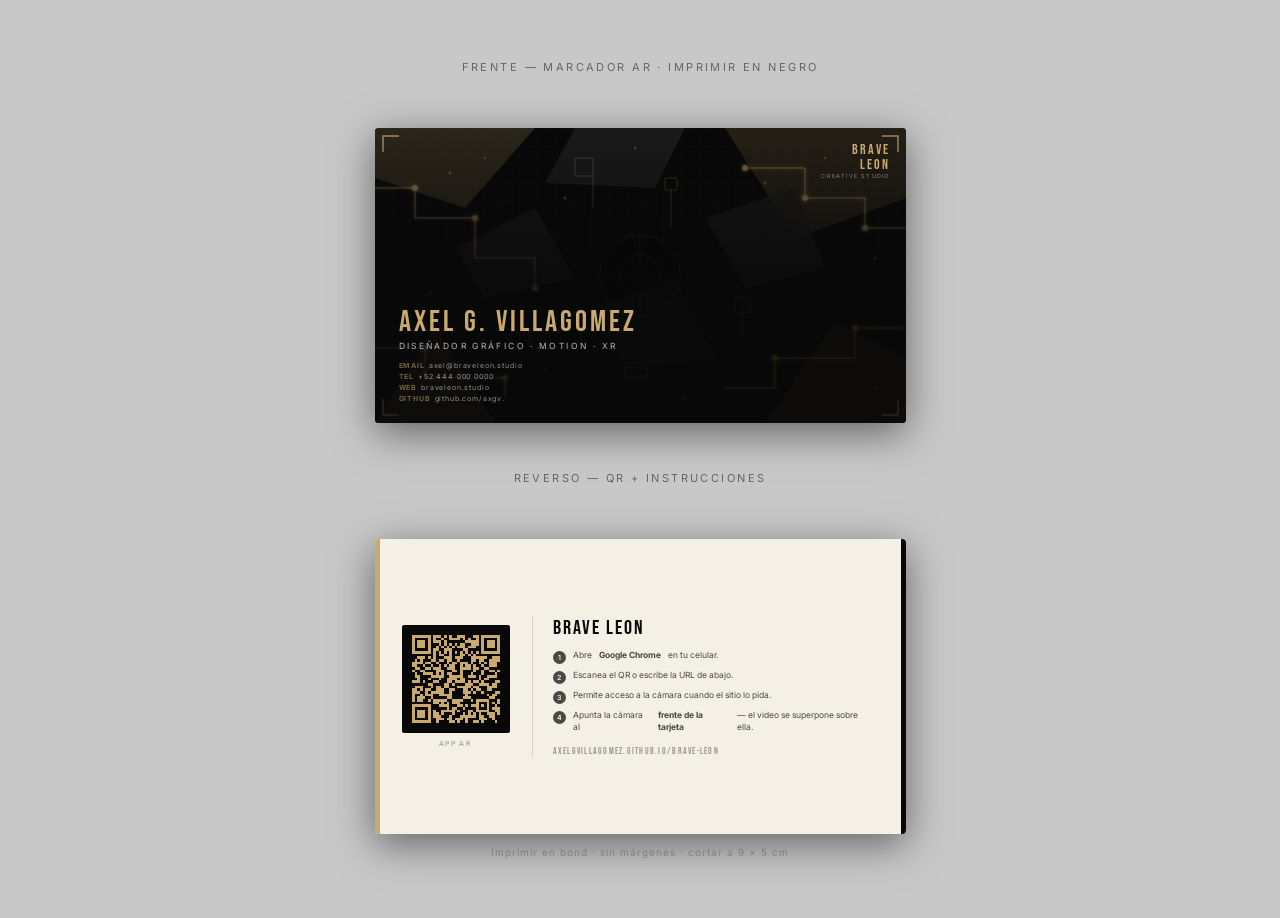
<file: tarjeta.html>
<!doctype html>
<html lang="es">
<head>
<meta charset="utf-8"/>
<title>BRAVE LEON — Tarjeta AR</title>
<style>
@import url('https://fonts.googleapis.com/css2?family=Bebas+Neue&family=Inter:wght@300;400;600&display=swap');
*{box-sizing:border-box;margin:0;padding:0}
body{
  background:#c8c8c8;
  display:flex;flex-direction:column;align-items:center;
  gap:48px;padding:60px 20px;
  font-family:'Inter',Helvetica,sans-serif;
}
.label{
  font-size:11px;letter-spacing:0.22em;text-transform:uppercase;
  color:#666;margin-bottom:6px;text-align:center;
}
.note{
  font-size:10px;color:#999;letter-spacing:0.1em;
  text-align:center;margin-top:-36px;
}

/* ── 9x5 cm a 96dpi ≈ 340x189px — mostrado a ~1.5x en pantalla: 531x295 */
.card{
  width:531px;height:295px;
  border-radius:4px;overflow:hidden;
  box-shadow:0 10px 40px rgba(0,0,0,.5);
  position:relative;flex-shrink:0;
}

/* ══ FRENTE ══════════════════════════════════════ */
.front{
  background:#080808;
  display:flex;align-items:stretch;
}

/* Patrón SVG generado inline — circuito + polígonos irregulares */
.front .marker-bg{
  position:absolute;inset:0;width:100%;height:100%;
  object-fit:cover;display:block;
}

/* Overlay con datos personales */
.front .overlay{
  position:absolute;inset:0;
  display:flex;flex-direction:column;justify-content:flex-end;
  padding:20px 24px;
  background:linear-gradient(to top, rgba(8,8,8,0.78) 50%, transparent 100%);
}
.front .name{
  font-family:'Bebas Neue','Arial Black',sans-serif;
  font-size:30px;letter-spacing:0.1em;color:#C9A96E;line-height:1;
}
.front .role{
  font-size:8.5px;letter-spacing:0.28em;text-transform:uppercase;
  color:#ffffff;opacity:.7;margin-top:4px;
}
.front .contacts{
  margin-top:10px;display:flex;flex-direction:column;gap:2px;
}
.front .contacts span{
  font-size:7px;letter-spacing:0.12em;color:#ffffff;opacity:.55;
}
.front .contacts b{color:#C9A96E;opacity:1;margin-right:4px;}

/* Logo esquina */
.front .logo{
  position:absolute;top:14px;right:16px;
  font-family:'Bebas Neue','Arial Black',sans-serif;
  font-size:14px;letter-spacing:0.14em;color:#C9A96E;
  line-height:1.1;text-align:right;
}
.front .logo small{
  display:block;font-family:'Inter',sans-serif;
  font-size:5.5px;letter-spacing:0.22em;color:#fff;opacity:.45;
}

/* ══ REVERSO ═════════════════════════════════════ */
.back{background:#F5F0E6;display:flex;align-items:stretch}
.back .bar-l{width:5px;background:#C9A96E;flex-shrink:0;}
.back .inner{
  flex:1;display:flex;align-items:center;
  padding:22px 26px 22px 22px;gap:22px;
}
.qr-wrap{
  flex-shrink:0;display:flex;flex-direction:column;
  align-items:center;gap:6px;
}
.qr-wrap img{
  width:108px;height:108px;
  border:2px solid #080808;border-radius:2px;
  image-rendering:pixelated;
}
.qr-lbl{font-size:7px;letter-spacing:0.18em;text-transform:uppercase;color:#080808;opacity:.4;}
.inst{flex:1;border-left:1px solid rgba(8,8,8,.12);padding-left:20px;}
.back-brand{
  font-family:'Bebas Neue','Arial Black',sans-serif;
  font-size:20px;letter-spacing:0.1em;color:#080808;margin-bottom:10px;
}
.steps{list-style:none;display:flex;flex-direction:column;gap:6px}
.steps li{display:flex;align-items:flex-start;gap:7px;font-size:8.5px;line-height:1.4;color:#080808;opacity:.72;}
.steps li .n{
  flex-shrink:0;width:13px;height:13px;background:#080808;color:#F5F0E6;
  border-radius:50%;display:flex;align-items:center;justify-content:center;
  font-size:7px;font-weight:600;margin-top:1px;
}
.url{
  margin-top:12px;
  font-family:'Bebas Neue','Arial Black',sans-serif;
  font-size:9px;letter-spacing:0.14em;color:#080808;opacity:.38;
}
.back .bar-r{width:5px;background:#080808;flex-shrink:0;}

@media print{
  body{background:white;padding:20px;gap:20px}
  .label,.note{display:none}
  .card{box-shadow:none}
}
</style>
</head>
<body>

<div class="label">FRENTE — marcador AR · imprimir en negro</div>

<!-- ══ FRENTE ══════════════════════════════════════════ -->
<div class="card front">

  <!-- Patrón detectable generado en SVG -->
  <svg class="marker-bg" xmlns="http://www.w3.org/2000/svg" viewBox="0 0 531 295" preserveAspectRatio="xMidYMid slice">
    <defs>
      <pattern id="grid" width="18" height="18" patternUnits="userSpaceOnUse">
        <path d="M18 0L0 0 0 18" fill="none" stroke="#1a1a1a" stroke-width="0.4"/>
      </pattern>
      <filter id="glow">
        <feGaussianBlur stdDeviation="2" result="blur"/>
        <feMerge><feMergeNode in="blur"/><feMergeNode in="SourceGraphic"/></feMerge>
      </filter>
    </defs>

    <!-- Base oscura -->
    <rect width="531" height="295" fill="#080808"/>
    <!-- Grid sutil -->
    <rect width="531" height="295" fill="url(#grid)"/>

    <!-- Polígonos irregulares gold/dark -->
    <polygon points="0,0 160,0 90,80 0,50" fill="#C9A96E" opacity="0.18"/>
    <polygon points="531,0 350,0 420,110 531,70" fill="#C9A96E" opacity="0.14"/>
    <polygon points="0,295 120,295 60,200" fill="#C9A96E" opacity="0.12"/>
    <polygon points="531,295 390,295 460,195 531,230" fill="#C9A96E" opacity="0.1"/>
    <polygon points="200,0 310,0 280,60 170,55" fill="#1c1c1c" opacity="0.9"/>
    <polygon points="80,120 160,80 200,150 110,170" fill="#1a1a1a" opacity="0.8"/>
    <polygon points="330,90 420,60 450,140 370,160" fill="#1b1b1b" opacity="0.8"/>
    <polygon points="220,180 300,150 340,230 250,240" fill="#151515" opacity="0.85"/>

    <!-- Líneas de circuito — trazos dorados -->
    <g stroke="#C9A96E" stroke-width="0.8" fill="none" filter="url(#glow)" opacity="0.6">
      <polyline points="0,60 40,60 40,90 100,90"/>
      <polyline points="100,90 100,130 160,130 160,160"/>
      <circle cx="40" cy="60" r="2.5" fill="#C9A96E"/>
      <circle cx="100" cy="90" r="2.5" fill="#C9A96E"/>
      <circle cx="160" cy="160" r="2.5" fill="#C9A96E"/>

      <polyline points="531,100 490,100 490,70 430,70"/>
      <polyline points="430,70 430,40 370,40"/>
      <circle cx="490" cy="100" r="2.5" fill="#C9A96E"/>
      <circle cx="430" cy="70" r="2.5" fill="#C9A96E"/>
      <circle cx="370" cy="40" r="2.5" fill="#C9A96E"/>

      <polyline points="0,220 50,220 50,250 130,250 130,270"/>
      <circle cx="50" cy="220" r="2.5" fill="#C9A96E"/>
      <circle cx="130" cy="250" r="2.5" fill="#C9A96E"/>

      <polyline points="531,200 480,200 480,230 400,230 400,260 350,260"/>
      <circle cx="480" cy="200" r="2.5" fill="#C9A96E"/>
      <circle cx="400" cy="230" r="2.5" fill="#C9A96E"/>
    </g>

    <!-- Nodos aleatorios para riqueza de features -->
    <g fill="none" stroke="#C9A96E" stroke-width="0.7" opacity="0.4">
      <rect x="200" y="30" width="18" height="18" rx="1"/>
      <rect x="290" y="50" width="12" height="12" rx="1"/>
      <rect x="155" y="200" width="20" height="20" rx="1"/>
      <rect x="360" y="170" width="15" height="15" rx="1"/>
      <rect x="250" y="240" width="22" height="10" rx="1"/>
      <line x1="218" y1="48" x2="218" y2="80"/>
      <line x1="296" y1="62" x2="296" y2="100"/>
      <line x1="165" y1="220" x2="200" y2="220"/>
      <line x1="367" y1="177" x2="367" y2="210"/>
    </g>

    <!-- Puntos dispersos — alta variación local -->
    <g fill="#C9A96E" opacity="0.35">
      <circle cx="75" cy="45" r="1.5"/>  <circle cx="110" cy="30" r="1"/>
      <circle cx="190" cy="70" r="1.5"/> <circle cx="260" cy="20" r="1.2"/>
      <circle cx="390" cy="55" r="1.5"/> <circle cx="450" cy="30" r="1"/>
      <circle cx="500" cy="130" r="1.5"/><circle cx="480" cy="160" r="1.2"/>
      <circle cx="55" cy="165" r="1.5"/> <circle cx="30" cy="200" r="1.2"/>
      <circle cx="170" cy="240" r="1.5"/><circle cx="120" cy="270" r="1"/>
      <circle cx="310" cy="270" r="1.5"/><circle cx="420" cy="250" r="1.2"/>
      <circle cx="500" cy="260" r="1.5"/><circle cx="460" cy="285" r="1"/>
    </g>

    <!-- Marcadores de esquina AR (ayudan al tracker) -->
    <g stroke="#C9A96E" stroke-width="1.5" fill="none" opacity="0.8">
      <!-- sup izq -->
      <polyline points="8,24 8,8 24,8"/>
      <!-- sup der -->
      <polyline points="507,8 523,8 523,24"/>
      <!-- inf izq -->
      <polyline points="8,271 8,287 24,287"/>
      <!-- inf der -->
      <polyline points="507,287 523,287 523,271"/>
    </g>

    <!-- Cruz central — referencia de tracking -->
    <g stroke="#C9A96E" stroke-width="0.6" opacity="0.25">
      <circle cx="265" cy="147" r="40"/>
      <circle cx="265" cy="147" r="20"/>
      <line x1="225" y1="147" x2="305" y2="147"/>
      <line x1="265" y1="107" x2="265" y2="187"/>
    </g>
  </svg>

  <!-- Datos personales en overlay -->
  <div class="overlay">
    <div class="logo">BRAVE<br>LEON<small>CREATIVE STUDIO</small></div>
    <div class="name">AXEL G. VILLAGOMEZ</div>
    <div class="role">Diseñador Gráfico · Motion · XR</div>
    <div class="contacts">
      <span><b>EMAIL</b>axel@braveleon.studio</span>
      <span><b>TEL</b>+52 444 000 0000</span>
      <span><b>WEB</b>braveleon.studio</span>
      <span><b>GITHUB</b>github.com/axgv.</span>
    </div>
  </div>
</div>

<div class="label">REVERSO — QR + instrucciones</div>

<!-- ══ REVERSO ═════════════════════════════════════════ -->
<div class="card back">
  <div class="bar-l"></div>
  <div class="inner">

    <div class="qr-wrap">
      <img src="qr_brave_leon.png" alt="QR BRAVE LEON AR"/>
      <div class="qr-lbl">App AR</div>
    </div>

    <div class="inst">
      <div class="back-brand">BRAVE LEON</div>
      <ul class="steps">
        <li><div class="n">1</div>Abre <strong>Google Chrome</strong> en tu celular.</li>
        <li><div class="n">2</div>Escanea el QR o escribe la URL de abajo.</li>
        <li><div class="n">3</div>Permite acceso a la cámara cuando el sitio lo pida.</li>
        <li><div class="n">4</div>Apunta la cámara al <strong>frente de la tarjeta</strong> — el video se superpone sobre ella.</li>
      </ul>
      <div class="url">axelgvillagomez.github.io/brave-leon</div>
    </div>

  </div>
  <div class="bar-r"></div>
</div>

<div class="note">Imprimir en bond · sin márgenes · cortar a 9 × 5 cm</div>

</body>
</html>
</file>
